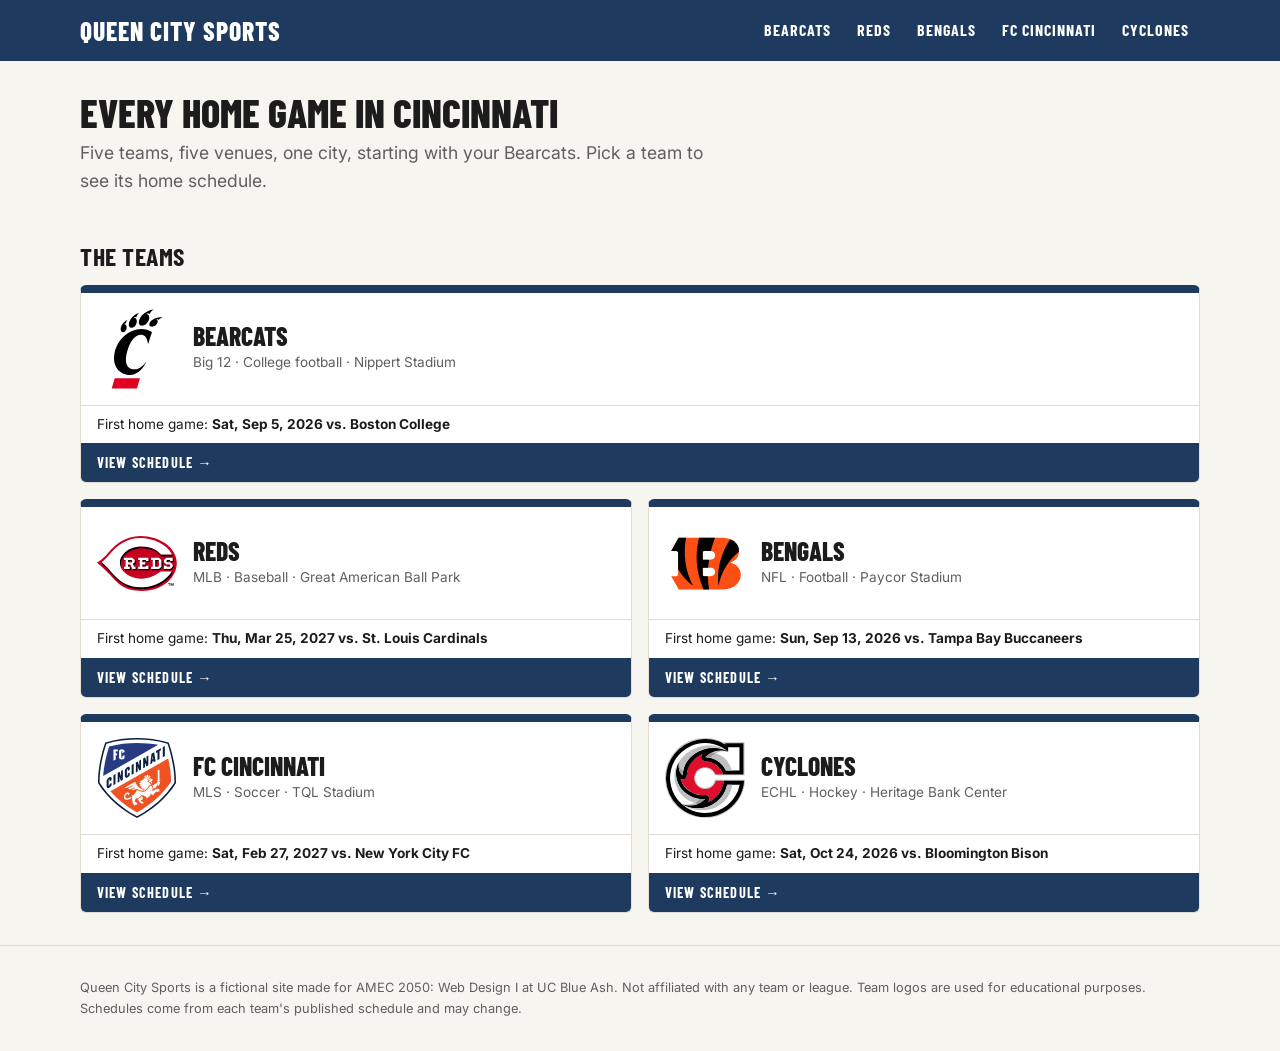
<file: index.html>
<!DOCTYPE html>
<html lang="en">
<head>
  <meta charset="utf-8">
  <meta name="viewport" content="width=device-width, initial-scale=1">
  <title>Queen City Sports: Every Home Game in Cincinnati</title>
  <meta name="description" content="Home game schedules for the Bearcats, Reds, Bengals, FC Cincinnati and Cyclones.">
  <link rel="stylesheet" href="https://fonts.googleapis.com/css2?family=Barlow+Condensed:wght@600;700;800&family=Inter:wght@400;500;600;700&display=swap">
  <link rel="stylesheet" href="css/base.css">
</head>
<body>
  <header>
    <div class="container">
      <a class="brand" href="index.html">Queen City Sports</a>
      <nav>
        <ul>
          <li><a href="team/bearcats.html">Bearcats</a></li>
          <li><a href="team/reds.html">Reds</a></li>
          <li><a href="team/bengals.html">Bengals</a></li>
          <li><a href="team/fc-cincinnati.html">FC Cincinnati</a></li>
          <li><a href="team/cyclones.html">Cyclones</a></li>
        </ul>
      </nav>
    </div>
  </header>

  <main class="container">
    <section class="hero">
      <h1>Every Home Game in Cincinnati</h1>
      <p class="lead">Five teams, five venues, one city, starting with your Bearcats. Pick a team to see its home schedule.</p>
    </section>

    <section>
      <h2>The Teams</h2>
      <div class="team-grid">
      <a class="team-tile featured" href="team/bearcats.html">
        <div class="top">
          <img class="logo" src="images/logos/bearcats.svg" alt="Cincinnati Bearcats logo" width="80" height="80">
          <div>
            <h3>Bearcats</h3>
            <p>Big 12 · College football · Nippert Stadium</p>
          </div>
        </div>
        <p class="next">First home game: <b>Sat, Sep 5, 2026 vs. Boston College</b></p>
        <span class="go">View schedule →</span>
      </a>
      <a class="team-tile" href="team/reds.html">
        <div class="top">
          <img class="logo" src="images/logos/reds.svg" alt="Cincinnati Reds logo" width="80" height="80">
          <div>
            <h3>Reds</h3>
            <p>MLB · Baseball · Great American Ball Park</p>
          </div>
        </div>
        <p class="next">First home game: <b>Thu, Mar 25, 2027 vs. St. Louis Cardinals</b></p>
        <span class="go">View schedule →</span>
      </a>
      <a class="team-tile" href="team/bengals.html">
        <div class="top">
          <img class="logo" src="images/logos/bengals.svg" alt="Cincinnati Bengals logo" width="80" height="80">
          <div>
            <h3>Bengals</h3>
            <p>NFL · Football · Paycor Stadium</p>
          </div>
        </div>
        <p class="next">First home game: <b>Sun, Sep 13, 2026 vs. Tampa Bay Buccaneers</b></p>
        <span class="go">View schedule →</span>
      </a>
      <a class="team-tile" href="team/fc-cincinnati.html">
        <div class="top">
          <img class="logo" src="images/logos/fc-cincinnati.svg" alt="FC Cincinnati logo" width="80" height="80">
          <div>
            <h3>FC Cincinnati</h3>
            <p>MLS · Soccer · TQL Stadium</p>
          </div>
        </div>
        <p class="next">First home game: <b>Sat, Feb 27, 2027 vs. New York City FC</b></p>
        <span class="go">View schedule →</span>
      </a>
      <a class="team-tile" href="team/cyclones.html">
        <div class="top">
          <img class="logo" src="images/logos/cyclones.svg" alt="Cincinnati Cyclones logo" width="80" height="80">
          <div>
            <h3>Cyclones</h3>
            <p>ECHL · Hockey · Heritage Bank Center</p>
          </div>
        </div>
        <p class="next">First home game: <b>Sat, Oct 24, 2026 vs. Bloomington Bison</b></p>
        <span class="go">View schedule →</span>
      </a>
      </div>
    </section>
  </main>

  <footer>
    <div class="container">
      <p>Queen City Sports is a fictional site made for AMEC 2050: Web Design I at UC Blue Ash. Not affiliated with any team or league. Team logos are used for educational purposes. Schedules come from each team's published schedule and may change.</p>
    </div>
  </footer>
</body>
</html>
</file>
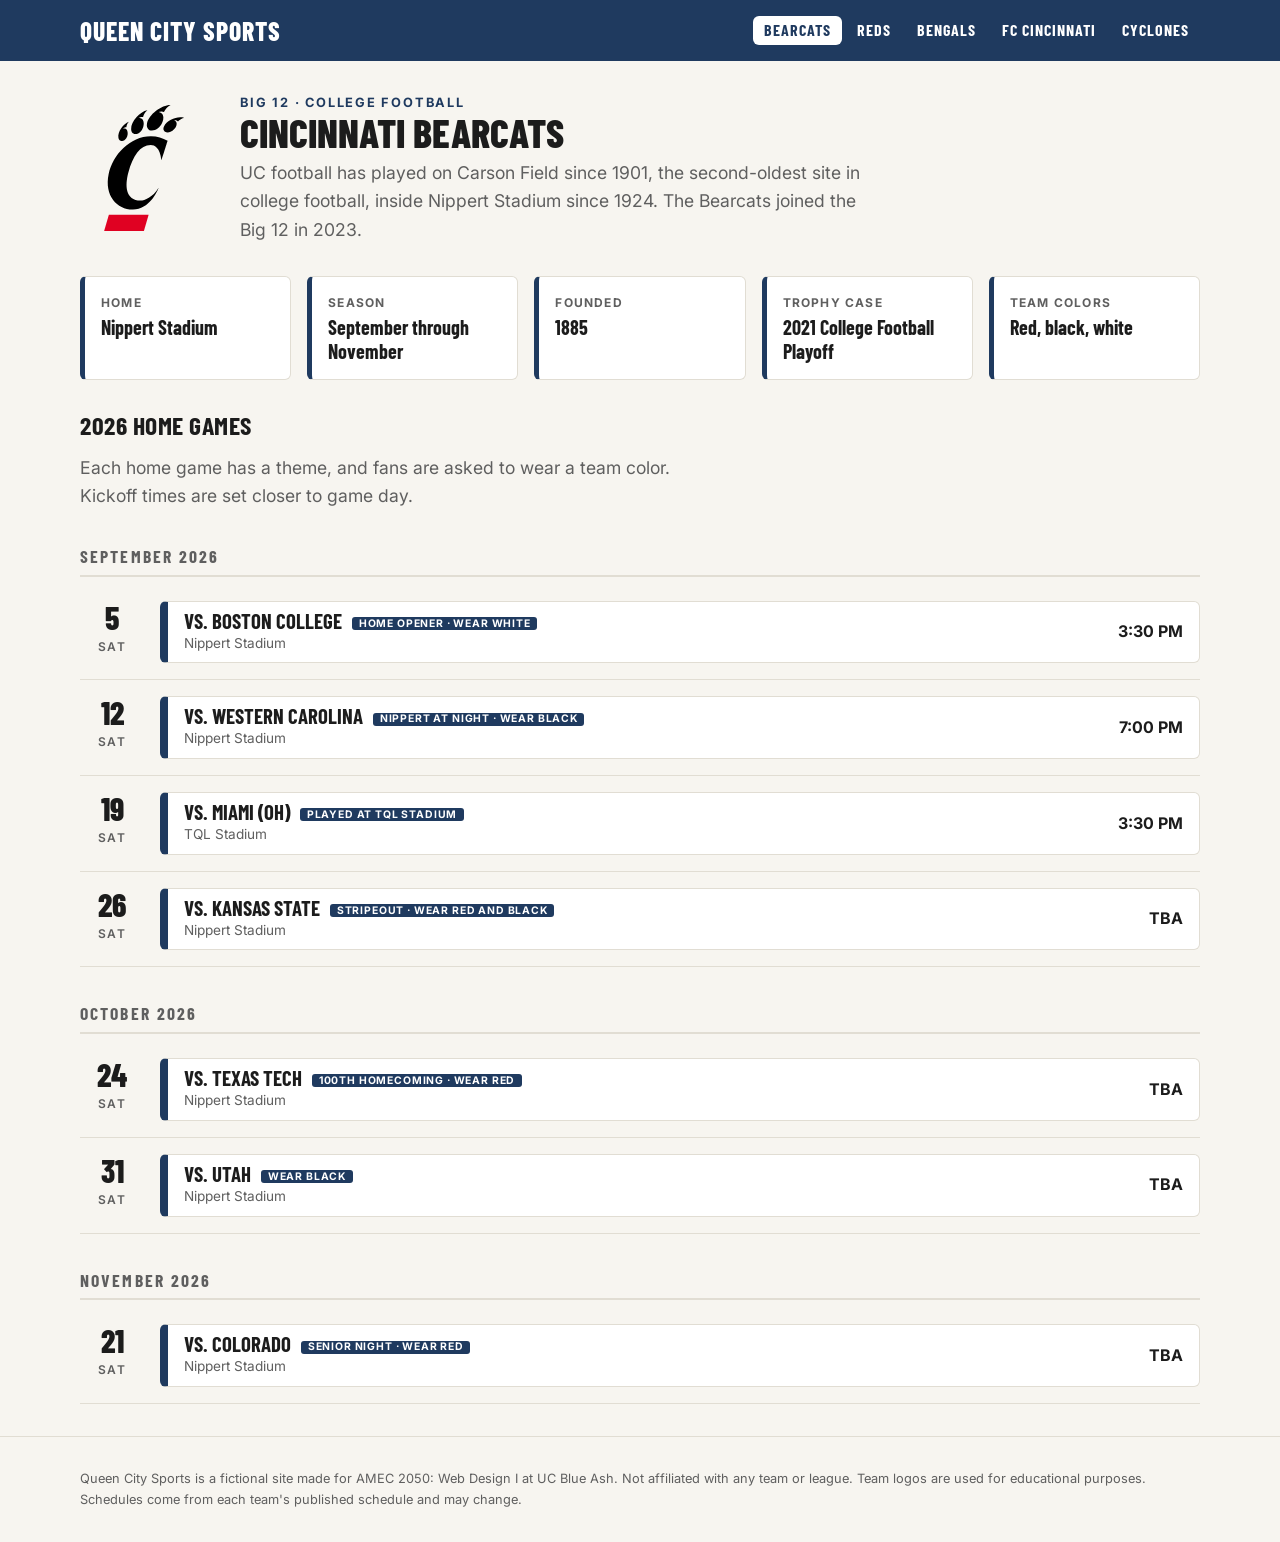
<file: team/bearcats.html>
<!DOCTYPE html>
<html lang="en">
<head>
  <meta charset="utf-8">
  <meta name="viewport" content="width=device-width, initial-scale=1">
  <title>Cincinnati Bearcats Home Games | Queen City Sports</title>
  <meta name="description" content="Cincinnati Bearcats home game calendar and team info.">
  <link rel="stylesheet" href="https://fonts.googleapis.com/css2?family=Barlow+Condensed:wght@600;700;800&family=Inter:wght@400;500;600;700&display=swap">
  <link rel="stylesheet" href="../css/base.css">
</head>
<body>
  <header>
    <div class="container">
      <a class="brand" href="../index.html">Queen City Sports</a>
      <nav>
        <ul>
          <li><a href="bearcats.html" class="current">Bearcats</a></li>
          <li><a href="reds.html">Reds</a></li>
          <li><a href="bengals.html">Bengals</a></li>
          <li><a href="fc-cincinnati.html">FC Cincinnati</a></li>
          <li><a href="cyclones.html">Cyclones</a></li>
        </ul>
      </nav>
    </div>
  </header>

  <main class="container">
    <section class="team-hero">
      <img class="logo" src="../images/logos/bearcats.svg" alt="Cincinnati Bearcats logo" width="128" height="128">
      <div>
        <p class="kicker">Big 12 · College football</p>
        <h1>Cincinnati Bearcats</h1>
        <p class="lead">UC football has played on Carson Field since 1901, the second-oldest site in college football, inside Nippert Stadium since 1924. The Bearcats joined the Big 12 in 2023.</p>
      </div>
    </section>

    <dl class="facts">
      <div>
        <dt>Home</dt>
        <dd>Nippert Stadium</dd>
      </div>
      <div>
        <dt>Season</dt>
        <dd>September through November</dd>
      </div>
      <div>
        <dt>Founded</dt>
        <dd>1885</dd>
      </div>
      <div>
        <dt>Trophy case</dt>
        <dd>2021 College Football Playoff</dd>
      </div>
      <div>
        <dt>Team colors</dt>
        <dd>Red, black, white</dd>
      </div>
    </dl>

    <section>
      <h2>2026 Home Games</h2>
      <p class="lead">Each home game has a theme, and fans are asked to wear a team color. Kickoff times are set closer to game day.</p>
      <section class="month">
        <h3>September 2026</h3>
        <ol>
          <li>
            <time datetime="2026-09-05"><b>5</b> <span>Sat</span></time>
            <div class="game">
              <div>
                <h4>vs. Boston College <span class="tag">Home opener · Wear white</span></h4>
                <p>Nippert Stadium</p>
              </div>
              <span class="time">3:30 PM</span>
            </div>
          </li>
          <li>
            <time datetime="2026-09-12"><b>12</b> <span>Sat</span></time>
            <div class="game">
              <div>
                <h4>vs. Western Carolina <span class="tag">Nippert at Night · Wear black</span></h4>
                <p>Nippert Stadium</p>
              </div>
              <span class="time">7:00 PM</span>
            </div>
          </li>
          <li>
            <time datetime="2026-09-19"><b>19</b> <span>Sat</span></time>
            <div class="game">
              <div>
                <h4>vs. Miami (OH) <span class="tag">Played at TQL Stadium</span></h4>
                <p>TQL Stadium</p>
              </div>
              <span class="time">3:30 PM</span>
            </div>
          </li>
          <li>
            <time datetime="2026-09-26"><b>26</b> <span>Sat</span></time>
            <div class="game">
              <div>
                <h4>vs. Kansas State <span class="tag">Stripeout · Wear red and black</span></h4>
                <p>Nippert Stadium</p>
              </div>
              <span class="time">TBA</span>
            </div>
          </li>
        </ol>
      </section>
      <section class="month">
        <h3>October 2026</h3>
        <ol>
          <li>
            <time datetime="2026-10-24"><b>24</b> <span>Sat</span></time>
            <div class="game">
              <div>
                <h4>vs. Texas Tech <span class="tag">100th Homecoming · Wear red</span></h4>
                <p>Nippert Stadium</p>
              </div>
              <span class="time">TBA</span>
            </div>
          </li>
          <li>
            <time datetime="2026-10-31"><b>31</b> <span>Sat</span></time>
            <div class="game">
              <div>
                <h4>vs. Utah <span class="tag">Wear black</span></h4>
                <p>Nippert Stadium</p>
              </div>
              <span class="time">TBA</span>
            </div>
          </li>
        </ol>
      </section>
      <section class="month">
        <h3>November 2026</h3>
        <ol>
          <li>
            <time datetime="2026-11-21"><b>21</b> <span>Sat</span></time>
            <div class="game">
              <div>
                <h4>vs. Colorado <span class="tag">Senior Night · Wear red</span></h4>
                <p>Nippert Stadium</p>
              </div>
              <span class="time">TBA</span>
            </div>
          </li>
        </ol>
      </section>
    </section>
  </main>

  <footer>
    <div class="container">
      <p>Queen City Sports is a fictional site made for AMEC 2050: Web Design I at UC Blue Ash. Not affiliated with any team or league. Team logos are used for educational purposes. Schedules come from each team's published schedule and may change.</p>
    </div>
  </footer>
</body>
</html>
</file>
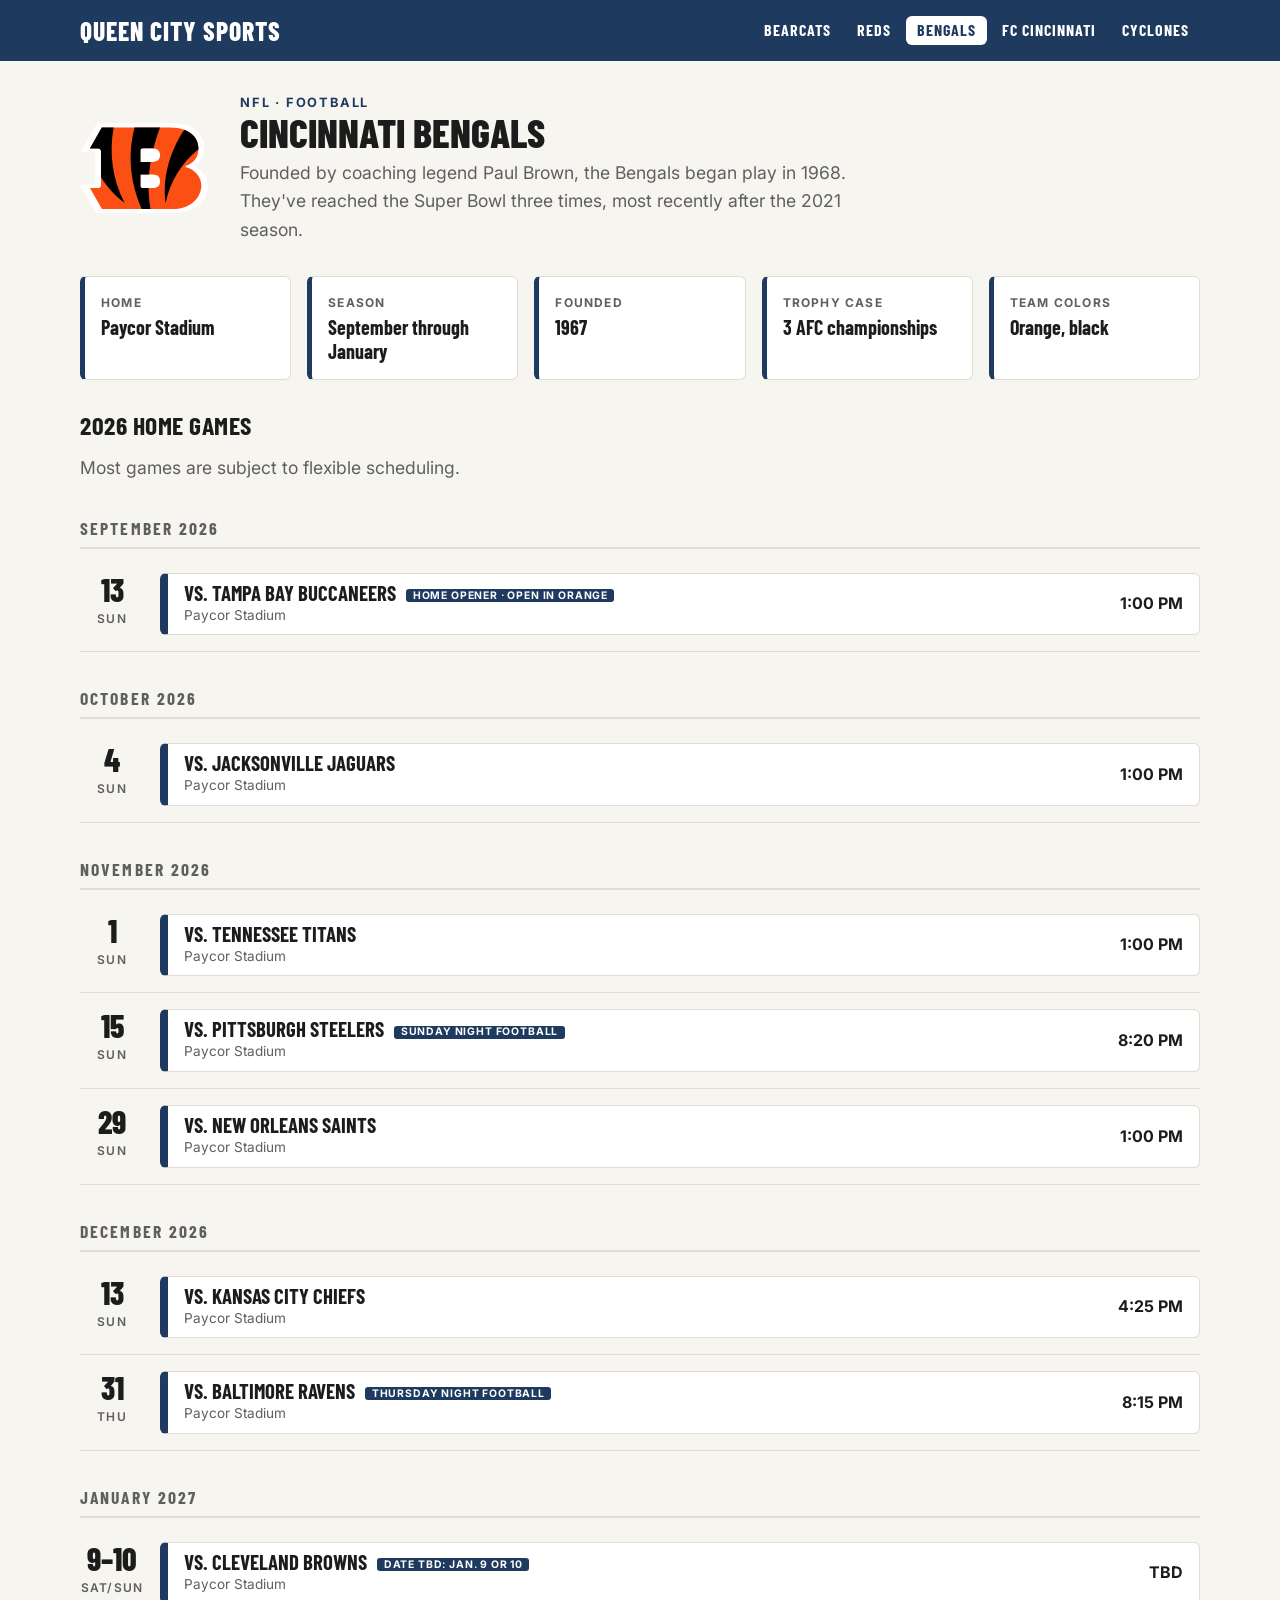
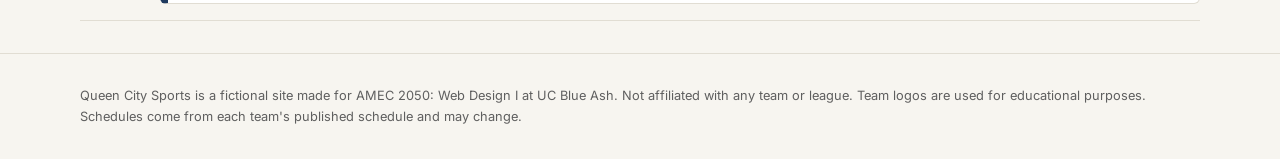
<file: team/bengals.html>
<!DOCTYPE html>
<html lang="en">
<head>
  <meta charset="utf-8">
  <meta name="viewport" content="width=device-width, initial-scale=1">
  <title>Cincinnati Bengals Home Games | Queen City Sports</title>
  <meta name="description" content="Cincinnati Bengals home game calendar and team info.">
  <link rel="stylesheet" href="https://fonts.googleapis.com/css2?family=Barlow+Condensed:wght@600;700;800&family=Inter:wght@400;500;600;700&display=swap">
  <link rel="stylesheet" href="../css/base.css">
</head>
<body>
  <header>
    <div class="container">
      <a class="brand" href="../index.html">Queen City Sports</a>
      <nav>
        <ul>
          <li><a href="bearcats.html">Bearcats</a></li>
          <li><a href="reds.html">Reds</a></li>
          <li><a href="bengals.html" class="current">Bengals</a></li>
          <li><a href="fc-cincinnati.html">FC Cincinnati</a></li>
          <li><a href="cyclones.html">Cyclones</a></li>
        </ul>
      </nav>
    </div>
  </header>

  <main class="container">
    <section class="team-hero">
      <img class="logo" src="../images/logos/bengals.svg" alt="Cincinnati Bengals logo" width="128" height="128">
      <div>
        <p class="kicker">NFL · Football</p>
        <h1>Cincinnati Bengals</h1>
        <p class="lead">Founded by coaching legend Paul Brown, the Bengals began play in 1968. They've reached the Super Bowl three times, most recently after the 2021 season.</p>
      </div>
    </section>

    <dl class="facts">
      <div>
        <dt>Home</dt>
        <dd>Paycor Stadium</dd>
      </div>
      <div>
        <dt>Season</dt>
        <dd>September through January</dd>
      </div>
      <div>
        <dt>Founded</dt>
        <dd>1967</dd>
      </div>
      <div>
        <dt>Trophy case</dt>
        <dd>3 AFC championships</dd>
      </div>
      <div>
        <dt>Team colors</dt>
        <dd>Orange, black</dd>
      </div>
    </dl>

    <section>
      <h2>2026 Home Games</h2>
      <p class="lead">Most games are subject to flexible scheduling.</p>
      <section class="month">
        <h3>September 2026</h3>
        <ol>
          <li>
            <time datetime="2026-09-13"><b>13</b> <span>Sun</span></time>
            <div class="game">
              <div>
                <h4>vs. Tampa Bay Buccaneers <span class="tag">Home opener · Open in Orange</span></h4>
                <p>Paycor Stadium</p>
              </div>
              <span class="time">1:00 PM</span>
            </div>
          </li>
        </ol>
      </section>
      <section class="month">
        <h3>October 2026</h3>
        <ol>
          <li>
            <time datetime="2026-10-04"><b>4</b> <span>Sun</span></time>
            <div class="game">
              <div>
                <h4>vs. Jacksonville Jaguars</h4>
                <p>Paycor Stadium</p>
              </div>
              <span class="time">1:00 PM</span>
            </div>
          </li>
        </ol>
      </section>
      <section class="month">
        <h3>November 2026</h3>
        <ol>
          <li>
            <time datetime="2026-11-01"><b>1</b> <span>Sun</span></time>
            <div class="game">
              <div>
                <h4>vs. Tennessee Titans</h4>
                <p>Paycor Stadium</p>
              </div>
              <span class="time">1:00 PM</span>
            </div>
          </li>
          <li>
            <time datetime="2026-11-15"><b>15</b> <span>Sun</span></time>
            <div class="game">
              <div>
                <h4>vs. Pittsburgh Steelers <span class="tag">Sunday Night Football</span></h4>
                <p>Paycor Stadium</p>
              </div>
              <span class="time">8:20 PM</span>
            </div>
          </li>
          <li>
            <time datetime="2026-11-29"><b>29</b> <span>Sun</span></time>
            <div class="game">
              <div>
                <h4>vs. New Orleans Saints</h4>
                <p>Paycor Stadium</p>
              </div>
              <span class="time">1:00 PM</span>
            </div>
          </li>
        </ol>
      </section>
      <section class="month">
        <h3>December 2026</h3>
        <ol>
          <li>
            <time datetime="2026-12-13"><b>13</b> <span>Sun</span></time>
            <div class="game">
              <div>
                <h4>vs. Kansas City Chiefs</h4>
                <p>Paycor Stadium</p>
              </div>
              <span class="time">4:25 PM</span>
            </div>
          </li>
          <li>
            <time datetime="2026-12-31"><b>31</b> <span>Thu</span></time>
            <div class="game">
              <div>
                <h4>vs. Baltimore Ravens <span class="tag">Thursday Night Football</span></h4>
                <p>Paycor Stadium</p>
              </div>
              <span class="time">8:15 PM</span>
            </div>
          </li>
        </ol>
      </section>
      <section class="month">
        <h3>January 2027</h3>
        <ol>
          <li>
            <time datetime="2027-01-09"><b>9–10</b> <span>Sat/Sun</span></time>
            <div class="game">
              <div>
                <h4>vs. Cleveland Browns <span class="tag">Date TBD: Jan. 9 or 10</span></h4>
                <p>Paycor Stadium</p>
              </div>
              <span class="time">TBD</span>
            </div>
          </li>
        </ol>
      </section>
    </section>
  </main>

  <footer>
    <div class="container">
      <p>Queen City Sports is a fictional site made for AMEC 2050: Web Design I at UC Blue Ash. Not affiliated with any team or league. Team logos are used for educational purposes. Schedules come from each team's published schedule and may change.</p>
    </div>
  </footer>
</body>
</html>
</file>
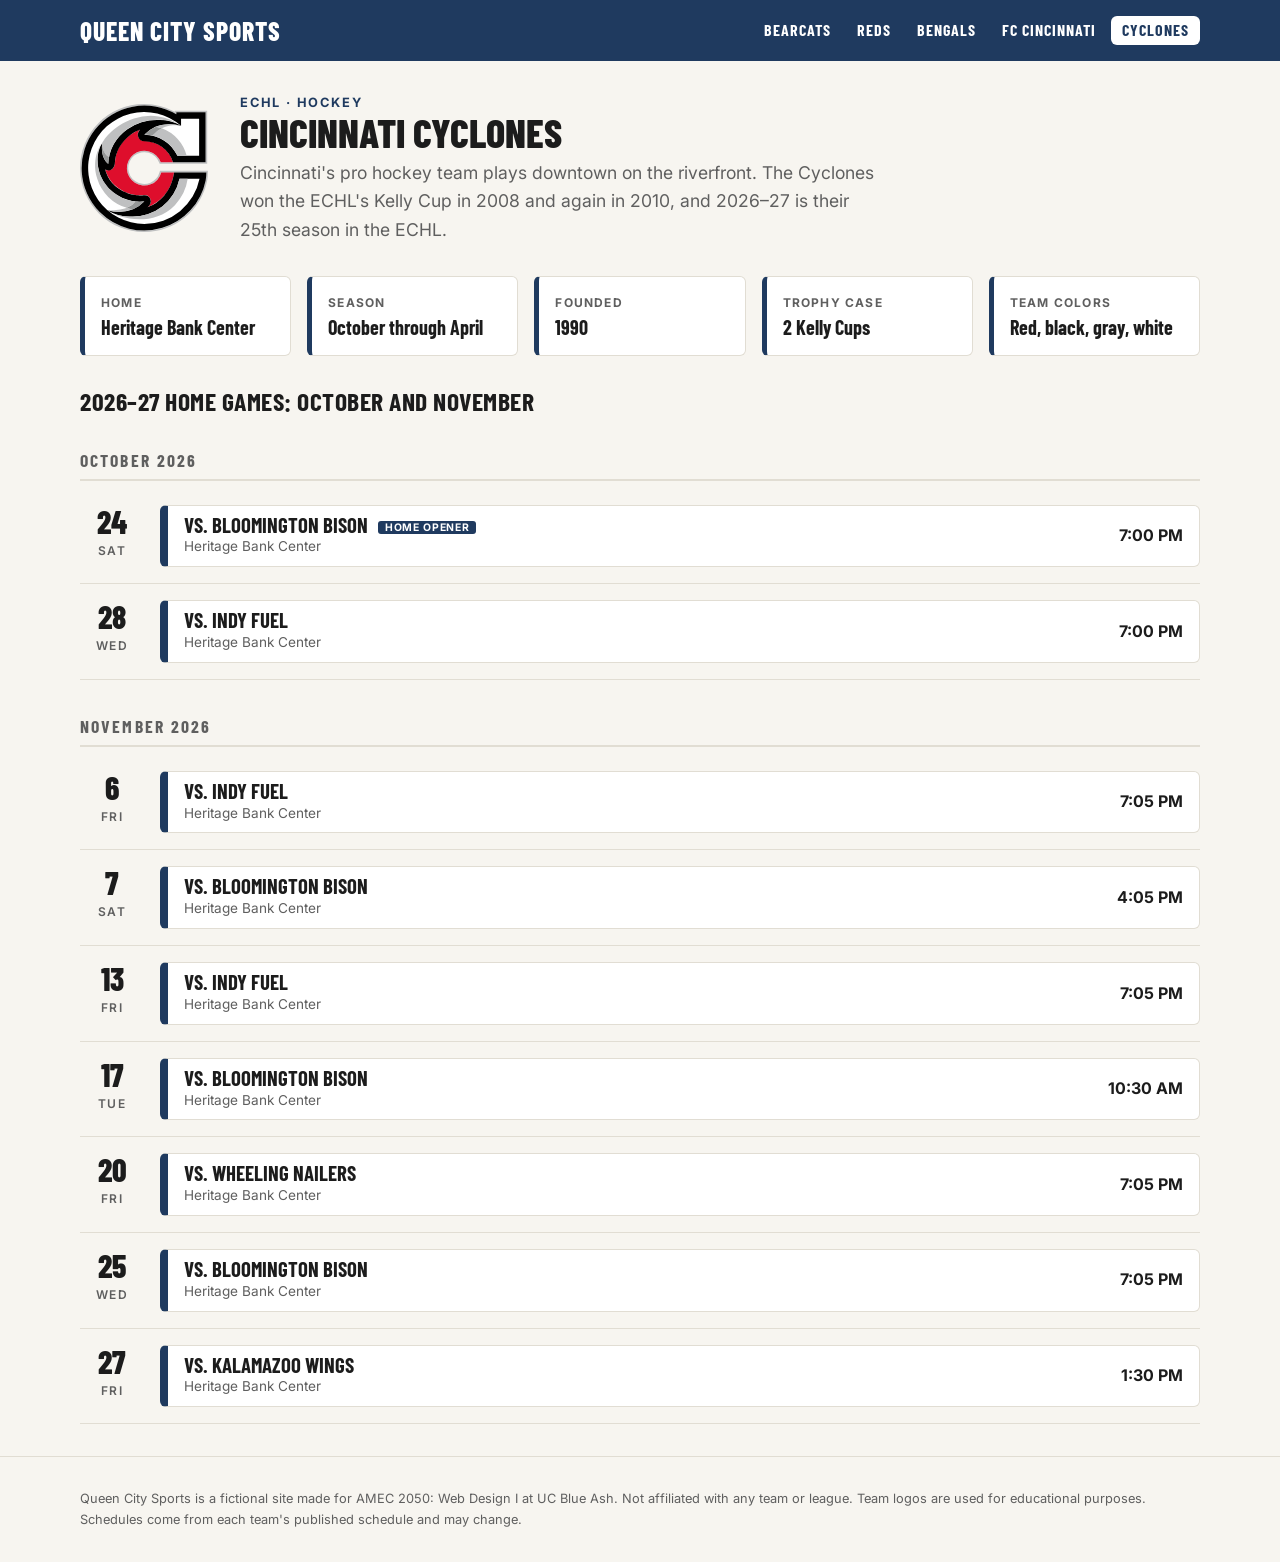
<file: team/cyclones.html>
<!DOCTYPE html>
<html lang="en">
<head>
  <meta charset="utf-8">
  <meta name="viewport" content="width=device-width, initial-scale=1">
  <title>Cincinnati Cyclones Home Games | Queen City Sports</title>
  <meta name="description" content="Cincinnati Cyclones home game calendar and team info.">
  <link rel="stylesheet" href="https://fonts.googleapis.com/css2?family=Barlow+Condensed:wght@600;700;800&family=Inter:wght@400;500;600;700&display=swap">
  <link rel="stylesheet" href="../css/base.css">
</head>
<body>
  <header>
    <div class="container">
      <a class="brand" href="../index.html">Queen City Sports</a>
      <nav>
        <ul>
          <li><a href="bearcats.html">Bearcats</a></li>
          <li><a href="reds.html">Reds</a></li>
          <li><a href="bengals.html">Bengals</a></li>
          <li><a href="fc-cincinnati.html">FC Cincinnati</a></li>
          <li><a href="cyclones.html" class="current">Cyclones</a></li>
        </ul>
      </nav>
    </div>
  </header>

  <main class="container">
    <section class="team-hero">
      <img class="logo" src="../images/logos/cyclones.svg" alt="Cincinnati Cyclones logo" width="128" height="128">
      <div>
        <p class="kicker">ECHL · Hockey</p>
        <h1>Cincinnati Cyclones</h1>
        <p class="lead">Cincinnati's pro hockey team plays downtown on the riverfront. The Cyclones won the ECHL's Kelly Cup in 2008 and again in 2010, and 2026–27 is their 25th season in the ECHL.</p>
      </div>
    </section>

    <dl class="facts">
      <div>
        <dt>Home</dt>
        <dd>Heritage Bank Center</dd>
      </div>
      <div>
        <dt>Season</dt>
        <dd>October through April</dd>
      </div>
      <div>
        <dt>Founded</dt>
        <dd>1990</dd>
      </div>
      <div>
        <dt>Trophy case</dt>
        <dd>2 Kelly Cups</dd>
      </div>
      <div>
        <dt>Team colors</dt>
        <dd>Red, black, gray, white</dd>
      </div>
    </dl>

    <section>
      <h2>2026–27 Home Games: October and November</h2>
      <section class="month">
        <h3>October 2026</h3>
        <ol>
          <li>
            <time datetime="2026-10-24"><b>24</b> <span>Sat</span></time>
            <div class="game">
              <div>
                <h4>vs. Bloomington Bison <span class="tag">Home opener</span></h4>
                <p>Heritage Bank Center</p>
              </div>
              <span class="time">7:00 PM</span>
            </div>
          </li>
          <li>
            <time datetime="2026-10-28"><b>28</b> <span>Wed</span></time>
            <div class="game">
              <div>
                <h4>vs. Indy Fuel</h4>
                <p>Heritage Bank Center</p>
              </div>
              <span class="time">7:00 PM</span>
            </div>
          </li>
        </ol>
      </section>
      <section class="month">
        <h3>November 2026</h3>
        <ol>
          <li>
            <time datetime="2026-11-06"><b>6</b> <span>Fri</span></time>
            <div class="game">
              <div>
                <h4>vs. Indy Fuel</h4>
                <p>Heritage Bank Center</p>
              </div>
              <span class="time">7:05 PM</span>
            </div>
          </li>
          <li>
            <time datetime="2026-11-07"><b>7</b> <span>Sat</span></time>
            <div class="game">
              <div>
                <h4>vs. Bloomington Bison</h4>
                <p>Heritage Bank Center</p>
              </div>
              <span class="time">4:05 PM</span>
            </div>
          </li>
          <li>
            <time datetime="2026-11-13"><b>13</b> <span>Fri</span></time>
            <div class="game">
              <div>
                <h4>vs. Indy Fuel</h4>
                <p>Heritage Bank Center</p>
              </div>
              <span class="time">7:05 PM</span>
            </div>
          </li>
          <li>
            <time datetime="2026-11-17"><b>17</b> <span>Tue</span></time>
            <div class="game">
              <div>
                <h4>vs. Bloomington Bison</h4>
                <p>Heritage Bank Center</p>
              </div>
              <span class="time">10:30 AM</span>
            </div>
          </li>
          <li>
            <time datetime="2026-11-20"><b>20</b> <span>Fri</span></time>
            <div class="game">
              <div>
                <h4>vs. Wheeling Nailers</h4>
                <p>Heritage Bank Center</p>
              </div>
              <span class="time">7:05 PM</span>
            </div>
          </li>
          <li>
            <time datetime="2026-11-25"><b>25</b> <span>Wed</span></time>
            <div class="game">
              <div>
                <h4>vs. Bloomington Bison</h4>
                <p>Heritage Bank Center</p>
              </div>
              <span class="time">7:05 PM</span>
            </div>
          </li>
          <li>
            <time datetime="2026-11-27"><b>27</b> <span>Fri</span></time>
            <div class="game">
              <div>
                <h4>vs. Kalamazoo Wings</h4>
                <p>Heritage Bank Center</p>
              </div>
              <span class="time">1:30 PM</span>
            </div>
          </li>
        </ol>
      </section>
    </section>
  </main>

  <footer>
    <div class="container">
      <p>Queen City Sports is a fictional site made for AMEC 2050: Web Design I at UC Blue Ash. Not affiliated with any team or league. Team logos are used for educational purposes. Schedules come from each team's published schedule and may change.</p>
    </div>
  </footer>
</body>
</html>
</file>
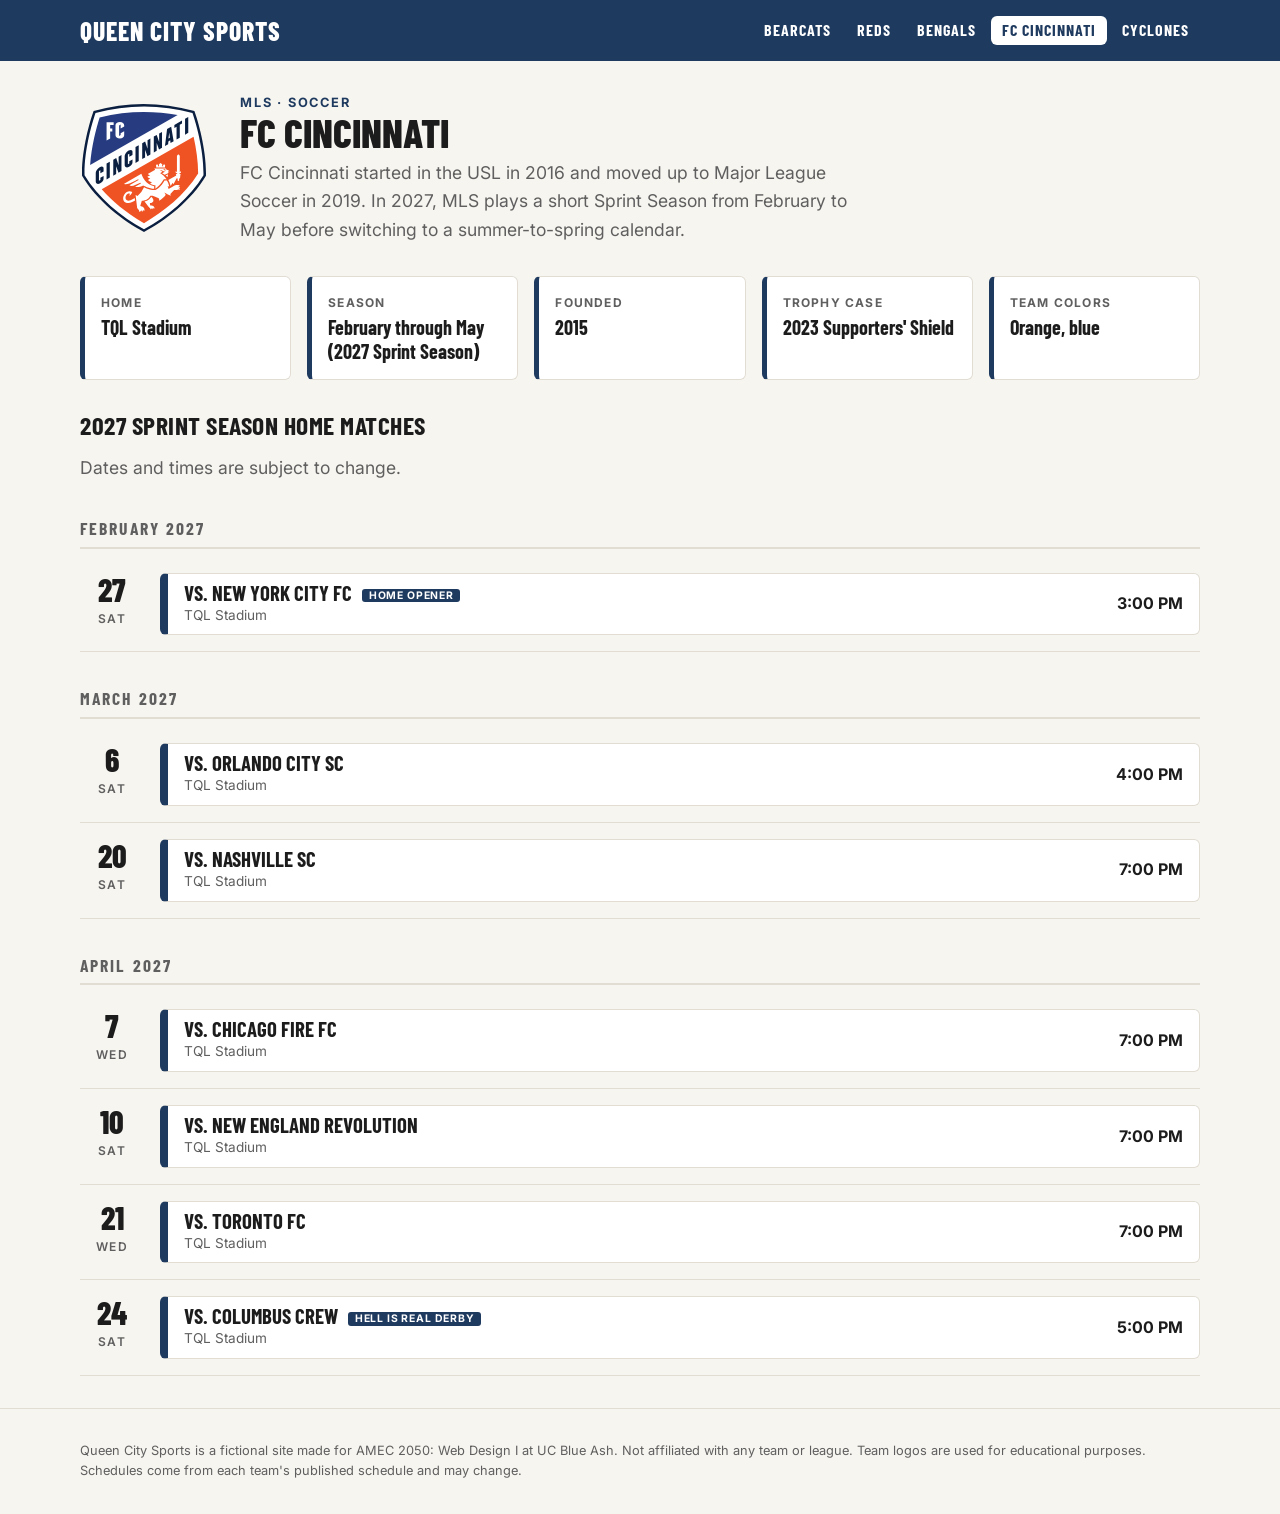
<file: team/fc-cincinnati.html>
<!DOCTYPE html>
<html lang="en">
<head>
  <meta charset="utf-8">
  <meta name="viewport" content="width=device-width, initial-scale=1">
  <title>FC Cincinnati Home Games | Queen City Sports</title>
  <meta name="description" content="FC Cincinnati home game calendar and team info.">
  <link rel="stylesheet" href="https://fonts.googleapis.com/css2?family=Barlow+Condensed:wght@600;700;800&family=Inter:wght@400;500;600;700&display=swap">
  <link rel="stylesheet" href="../css/base.css">
</head>
<body>
  <header>
    <div class="container">
      <a class="brand" href="../index.html">Queen City Sports</a>
      <nav>
        <ul>
          <li><a href="bearcats.html">Bearcats</a></li>
          <li><a href="reds.html">Reds</a></li>
          <li><a href="bengals.html">Bengals</a></li>
          <li><a href="fc-cincinnati.html" class="current">FC Cincinnati</a></li>
          <li><a href="cyclones.html">Cyclones</a></li>
        </ul>
      </nav>
    </div>
  </header>

  <main class="container">
    <section class="team-hero">
      <img class="logo" src="../images/logos/fc-cincinnati.svg" alt="FC Cincinnati logo" width="128" height="128">
      <div>
        <p class="kicker">MLS · Soccer</p>
        <h1>FC Cincinnati</h1>
        <p class="lead">FC Cincinnati started in the USL in 2016 and moved up to Major League Soccer in 2019. In 2027, MLS plays a short Sprint Season from February to May before switching to a summer-to-spring calendar.</p>
      </div>
    </section>

    <dl class="facts">
      <div>
        <dt>Home</dt>
        <dd>TQL Stadium</dd>
      </div>
      <div>
        <dt>Season</dt>
        <dd>February through May (2027 Sprint Season)</dd>
      </div>
      <div>
        <dt>Founded</dt>
        <dd>2015</dd>
      </div>
      <div>
        <dt>Trophy case</dt>
        <dd>2023 Supporters' Shield</dd>
      </div>
      <div>
        <dt>Team colors</dt>
        <dd>Orange, blue</dd>
      </div>
    </dl>

    <section>
      <h2>2027 Sprint Season Home Matches</h2>
      <p class="lead">Dates and times are subject to change.</p>
      <section class="month">
        <h3>February 2027</h3>
        <ol>
          <li>
            <time datetime="2027-02-27"><b>27</b> <span>Sat</span></time>
            <div class="game">
              <div>
                <h4>vs. New York City FC <span class="tag">Home opener</span></h4>
                <p>TQL Stadium</p>
              </div>
              <span class="time">3:00 PM</span>
            </div>
          </li>
        </ol>
      </section>
      <section class="month">
        <h3>March 2027</h3>
        <ol>
          <li>
            <time datetime="2027-03-06"><b>6</b> <span>Sat</span></time>
            <div class="game">
              <div>
                <h4>vs. Orlando City SC</h4>
                <p>TQL Stadium</p>
              </div>
              <span class="time">4:00 PM</span>
            </div>
          </li>
          <li>
            <time datetime="2027-03-20"><b>20</b> <span>Sat</span></time>
            <div class="game">
              <div>
                <h4>vs. Nashville SC</h4>
                <p>TQL Stadium</p>
              </div>
              <span class="time">7:00 PM</span>
            </div>
          </li>
        </ol>
      </section>
      <section class="month">
        <h3>April 2027</h3>
        <ol>
          <li>
            <time datetime="2027-04-07"><b>7</b> <span>Wed</span></time>
            <div class="game">
              <div>
                <h4>vs. Chicago Fire FC</h4>
                <p>TQL Stadium</p>
              </div>
              <span class="time">7:00 PM</span>
            </div>
          </li>
          <li>
            <time datetime="2027-04-10"><b>10</b> <span>Sat</span></time>
            <div class="game">
              <div>
                <h4>vs. New England Revolution</h4>
                <p>TQL Stadium</p>
              </div>
              <span class="time">7:00 PM</span>
            </div>
          </li>
          <li>
            <time datetime="2027-04-21"><b>21</b> <span>Wed</span></time>
            <div class="game">
              <div>
                <h4>vs. Toronto FC</h4>
                <p>TQL Stadium</p>
              </div>
              <span class="time">7:00 PM</span>
            </div>
          </li>
          <li>
            <time datetime="2027-04-24"><b>24</b> <span>Sat</span></time>
            <div class="game">
              <div>
                <h4>vs. Columbus Crew <span class="tag">Hell Is Real derby</span></h4>
                <p>TQL Stadium</p>
              </div>
              <span class="time">5:00 PM</span>
            </div>
          </li>
        </ol>
      </section>
    </section>
  </main>

  <footer>
    <div class="container">
      <p>Queen City Sports is a fictional site made for AMEC 2050: Web Design I at UC Blue Ash. Not affiliated with any team or league. Team logos are used for educational purposes. Schedules come from each team's published schedule and may change.</p>
    </div>
  </footer>
</body>
</html>
</file>
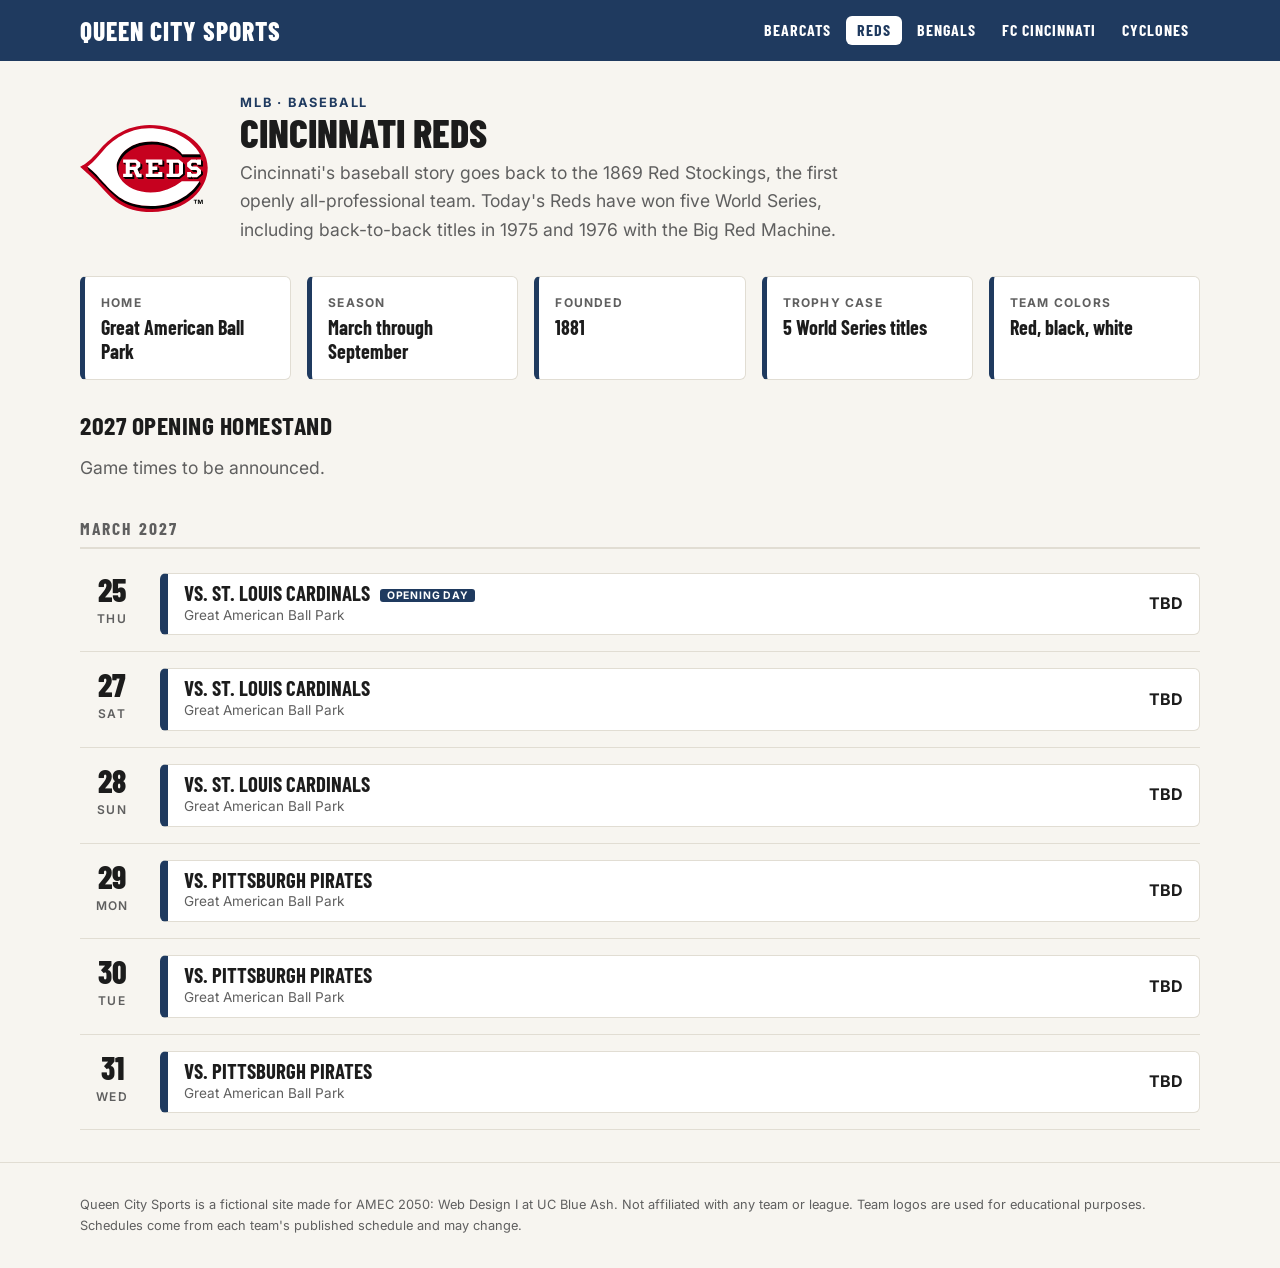
<file: team/reds.html>
<!DOCTYPE html>
<html lang="en">
<head>
  <meta charset="utf-8">
  <meta name="viewport" content="width=device-width, initial-scale=1">
  <title>Cincinnati Reds Home Games | Queen City Sports</title>
  <meta name="description" content="Cincinnati Reds home game calendar and team info.">
  <link rel="stylesheet" href="https://fonts.googleapis.com/css2?family=Barlow+Condensed:wght@600;700;800&family=Inter:wght@400;500;600;700&display=swap">
  <link rel="stylesheet" href="../css/base.css">
</head>
<body>
  <header>
    <div class="container">
      <a class="brand" href="../index.html">Queen City Sports</a>
      <nav>
        <ul>
          <li><a href="bearcats.html">Bearcats</a></li>
          <li><a href="reds.html" class="current">Reds</a></li>
          <li><a href="bengals.html">Bengals</a></li>
          <li><a href="fc-cincinnati.html">FC Cincinnati</a></li>
          <li><a href="cyclones.html">Cyclones</a></li>
        </ul>
      </nav>
    </div>
  </header>

  <main class="container">
    <section class="team-hero">
      <img class="logo" src="../images/logos/reds.svg" alt="Cincinnati Reds logo" width="128" height="128">
      <div>
        <p class="kicker">MLB · Baseball</p>
        <h1>Cincinnati Reds</h1>
        <p class="lead">Cincinnati's baseball story goes back to the 1869 Red Stockings, the first openly all-professional team. Today's Reds have won five World Series, including back-to-back titles in 1975 and 1976 with the Big Red Machine.</p>
      </div>
    </section>

    <dl class="facts">
      <div>
        <dt>Home</dt>
        <dd>Great American Ball Park</dd>
      </div>
      <div>
        <dt>Season</dt>
        <dd>March through September</dd>
      </div>
      <div>
        <dt>Founded</dt>
        <dd>1881</dd>
      </div>
      <div>
        <dt>Trophy case</dt>
        <dd>5 World Series titles</dd>
      </div>
      <div>
        <dt>Team colors</dt>
        <dd>Red, black, white</dd>
      </div>
    </dl>

    <section>
      <h2>2027 Opening Homestand</h2>
      <p class="lead">Game times to be announced.</p>
      <section class="month">
        <h3>March 2027</h3>
        <ol>
          <li>
            <time datetime="2027-03-25"><b>25</b> <span>Thu</span></time>
            <div class="game">
              <div>
                <h4>vs. St. Louis Cardinals <span class="tag">Opening Day</span></h4>
                <p>Great American Ball Park</p>
              </div>
              <span class="time">TBD</span>
            </div>
          </li>
          <li>
            <time datetime="2027-03-27"><b>27</b> <span>Sat</span></time>
            <div class="game">
              <div>
                <h4>vs. St. Louis Cardinals</h4>
                <p>Great American Ball Park</p>
              </div>
              <span class="time">TBD</span>
            </div>
          </li>
          <li>
            <time datetime="2027-03-28"><b>28</b> <span>Sun</span></time>
            <div class="game">
              <div>
                <h4>vs. St. Louis Cardinals</h4>
                <p>Great American Ball Park</p>
              </div>
              <span class="time">TBD</span>
            </div>
          </li>
          <li>
            <time datetime="2027-03-29"><b>29</b> <span>Mon</span></time>
            <div class="game">
              <div>
                <h4>vs. Pittsburgh Pirates</h4>
                <p>Great American Ball Park</p>
              </div>
              <span class="time">TBD</span>
            </div>
          </li>
          <li>
            <time datetime="2027-03-30"><b>30</b> <span>Tue</span></time>
            <div class="game">
              <div>
                <h4>vs. Pittsburgh Pirates</h4>
                <p>Great American Ball Park</p>
              </div>
              <span class="time">TBD</span>
            </div>
          </li>
          <li>
            <time datetime="2027-03-31"><b>31</b> <span>Wed</span></time>
            <div class="game">
              <div>
                <h4>vs. Pittsburgh Pirates</h4>
                <p>Great American Ball Park</p>
              </div>
              <span class="time">TBD</span>
            </div>
          </li>
        </ol>
      </section>
    </section>
  </main>

  <footer>
    <div class="container">
      <p>Queen City Sports is a fictional site made for AMEC 2050: Web Design I at UC Blue Ash. Not affiliated with any team or league. Team logos are used for educational purposes. Schedules come from each team's published schedule and may change.</p>
    </div>
  </footer>
</body>
</html>
</file>
<file: css/base.css>
/* ==========================================================================
   Queen City Sports: base.css
   The default stylesheet for every page.
   ========================================================================== */

/* Page basics
----------------------------------------------------------------------------- */

* {
  box-sizing: border-box;
}

body {
  margin: 0;
  background-color: #f7f5f0;
  color: #1c1c1c;
  font-family: "Inter", system-ui, sans-serif;
  line-height: 1.6;
}

img {
  display: block;
  max-width: 100%;
  height: auto;
}

a {
  color: inherit;
}

.container {
  max-width: 72rem;
  margin: 0 auto;
  padding: 0 1rem;
}

h1 {
  margin: 0;
  font-family: "Barlow Condensed", "Arial Narrow", sans-serif;
  font-size: 2.5rem;
  font-weight: 800;
  line-height: 0.95;
  text-transform: uppercase;
}

h2 {
  margin: 2rem 0 1rem;
  font-family: "Barlow Condensed", "Arial Narrow", sans-serif;
  font-size: 1.6rem;
  font-weight: 700;
  line-height: 1;
  letter-spacing: 0.02em;
  text-transform: uppercase;
}

.lead {
  max-width: 40rem;
  margin: 0.5rem 0 0;
  color: #5f5f5f;
  font-size: 1.1rem;
}

/* Header & Navigation
----------------------------------------------------------------------------- */

header {
  background-color: #1f3a5f;
  color: #ffffff;
}

header .container {
  display: flex;
  flex-wrap: wrap;
  align-items: center;
  justify-content: space-between;
  gap: 0.5rem 2rem;
  padding-top: 1rem;
  padding-bottom: 1rem;
}

.brand {
  font-family: "Barlow Condensed", "Arial Narrow", sans-serif;
  font-size: 1.6rem;
  font-weight: 800;
  line-height: 1;
  letter-spacing: 0.04em;
  text-decoration: none;
  text-transform: uppercase;
}

nav ul {
  display: flex;
  flex-wrap: wrap;
  gap: 0.25rem;
  margin: 0;
  padding: 0;
  list-style: none;
}

nav a {
  display: block;
  padding: 0.4rem 0.7rem;
  border-radius: 6px;
  font-family: "Barlow Condensed", "Arial Narrow", sans-serif;
  font-size: 1rem;
  font-weight: 700;
  line-height: 1;
  letter-spacing: 0.06em;
  text-decoration: none;
  text-transform: uppercase;
}

nav a:hover {
  text-decoration: underline;
}

nav a.current {
  background-color: #ffffff;
  color: #1f3a5f;
}

/* Logos
----------------------------------------------------------------------------- */

.logo {
  width: 5rem;
  height: 5rem;
  flex: none;
  object-fit: contain;
}

/* Home page
----------------------------------------------------------------------------- */

.hero {
  padding: 2rem 0 1rem;
}

.team-grid {
  display: grid;
  grid-template-columns: repeat(auto-fit, minmax(min(100%, 26rem), 1fr));
  gap: 1rem;
}

.team-tile {
  display: flex;
  flex-direction: column;
  background-color: #ffffff;
  border: 1px solid #e1ddd3;
  border-top: 0.5rem solid #1f3a5f;
  border-radius: 6px;
  overflow: hidden;
  text-decoration: none;
}

.team-tile.featured {
  grid-column: 1 / -1;
}

.team-tile:hover h3,
.team-tile:focus-visible h3 {
  text-decoration: underline;
}

.team-tile .top {
  display: flex;
  align-items: center;
  gap: 1rem;
  padding: 1rem;
}

.team-tile h3 {
  margin: 0;
  font-family: "Barlow Condensed", "Arial Narrow", sans-serif;
  font-size: 1.6rem;
  font-weight: 800;
  line-height: 1;
  text-transform: uppercase;
}

.team-tile p {
  margin: 0.2rem 0 0;
  color: #5f5f5f;
  font-size: 0.85rem;
}

.team-tile .next {
  margin: 0;
  padding: 0.5rem 1rem;
  border-top: 1px solid #e1ddd3;
  color: #1c1c1c;
  font-size: 0.85rem;
}

.team-tile .go {
  display: block;
  margin-top: auto;
  padding: 0.5rem 1rem;
  background-color: #1f3a5f;
  color: #ffffff;
  font-family: "Barlow Condensed", "Arial Narrow", sans-serif;
  font-size: 0.9rem;
  font-weight: 700;
  letter-spacing: 0.08em;
  text-transform: uppercase;
}

/* Team page
----------------------------------------------------------------------------- */

.team-hero {
  display: flex;
  flex-wrap: wrap;
  align-items: center;
  gap: 2rem;
  padding: 2rem 0 1rem;
}

.team-hero .logo {
  width: 8rem;
  height: 8rem;
}

.kicker {
  margin: 0;
  color: #1f3a5f;
  font-size: 0.8rem;
  font-weight: 700;
  letter-spacing: 0.14em;
  text-transform: uppercase;
}

.facts {
  display: grid;
  grid-template-columns: repeat(auto-fit, minmax(13rem, 1fr));
  gap: 1rem;
  margin: 1rem 0 0;
}

.facts div {
  padding: 1rem;
  background-color: #ffffff;
  border: 1px solid #e1ddd3;
  border-left: 0.35rem solid #1f3a5f;
  border-radius: 6px;
}

.facts dt {
  color: #5f5f5f;
  font-size: 0.75rem;
  font-weight: 700;
  letter-spacing: 0.1em;
  text-transform: uppercase;
}

.facts dd {
  margin: 0.2rem 0 0;
  font-family: "Barlow Condensed", "Arial Narrow", sans-serif;
  font-size: 1.25rem;
  font-weight: 700;
  line-height: 1.2;
}

/* Home game calendar
----------------------------------------------------------------------------- */

.month h3 {
  margin: 2rem 0 0.5rem;
  padding-bottom: 0.3rem;
  border-bottom: 2px solid #e1ddd3;
  color: #5f5f5f;
  font-family: "Barlow Condensed", "Arial Narrow", sans-serif;
  font-size: 1.1rem;
  font-weight: 700;
  letter-spacing: 0.12em;
  text-transform: uppercase;
}

.month ol {
  margin: 0;
  padding: 0;
  list-style: none;
}

.month li {
  display: grid;
  grid-template-columns: 4rem 1fr;
  gap: 1rem;
  padding: 1rem 0;
  border-bottom: 1px solid #e1ddd3;
}

time {
  display: block;
  text-align: center;
}

time b {
  display: block;
  font-family: "Barlow Condensed", "Arial Narrow", sans-serif;
  font-size: 2rem;
  font-weight: 800;
  line-height: 1;
}

time span {
  color: #5f5f5f;
  font-size: 0.75rem;
  font-weight: 600;
  letter-spacing: 0.1em;
  text-transform: uppercase;
}

.game {
  display: grid;
  grid-template-columns: 1fr auto;
  align-items: center;
  gap: 1rem;
  padding: 0.5rem 1rem;
  background-color: #ffffff;
  border: 1px solid #e1ddd3;
  border-left: 0.5rem solid #1f3a5f;
  border-radius: 6px;
}

.game h4 {
  margin: 0;
  font-family: "Barlow Condensed", "Arial Narrow", sans-serif;
  font-size: 1.3rem;
  font-weight: 700;
  line-height: 1.1;
  text-transform: uppercase;
}

.game p {
  margin: 0;
  color: #5f5f5f;
  font-size: 0.85rem;
}

.time {
  font-weight: 700;
  white-space: nowrap;
}

.tag {
  display: inline-block;
  margin-left: 0.4rem;
  padding: 0.05rem 0.4rem;
  background-color: #1f3a5f;
  color: #ffffff;
  border-radius: 3px;
  font-family: "Inter", system-ui, sans-serif;
  font-size: 0.65rem;
  font-weight: 700;
  letter-spacing: 0.08em;
  text-transform: uppercase;
  vertical-align: middle;
}

/* Footer
----------------------------------------------------------------------------- */

footer {
  margin-top: 2rem;
  padding: 2rem 0;
  border-top: 1px solid #e1ddd3;
  color: #5f5f5f;
  font-size: 0.8rem;
}

footer p {
  margin: 0;
}
</file>
